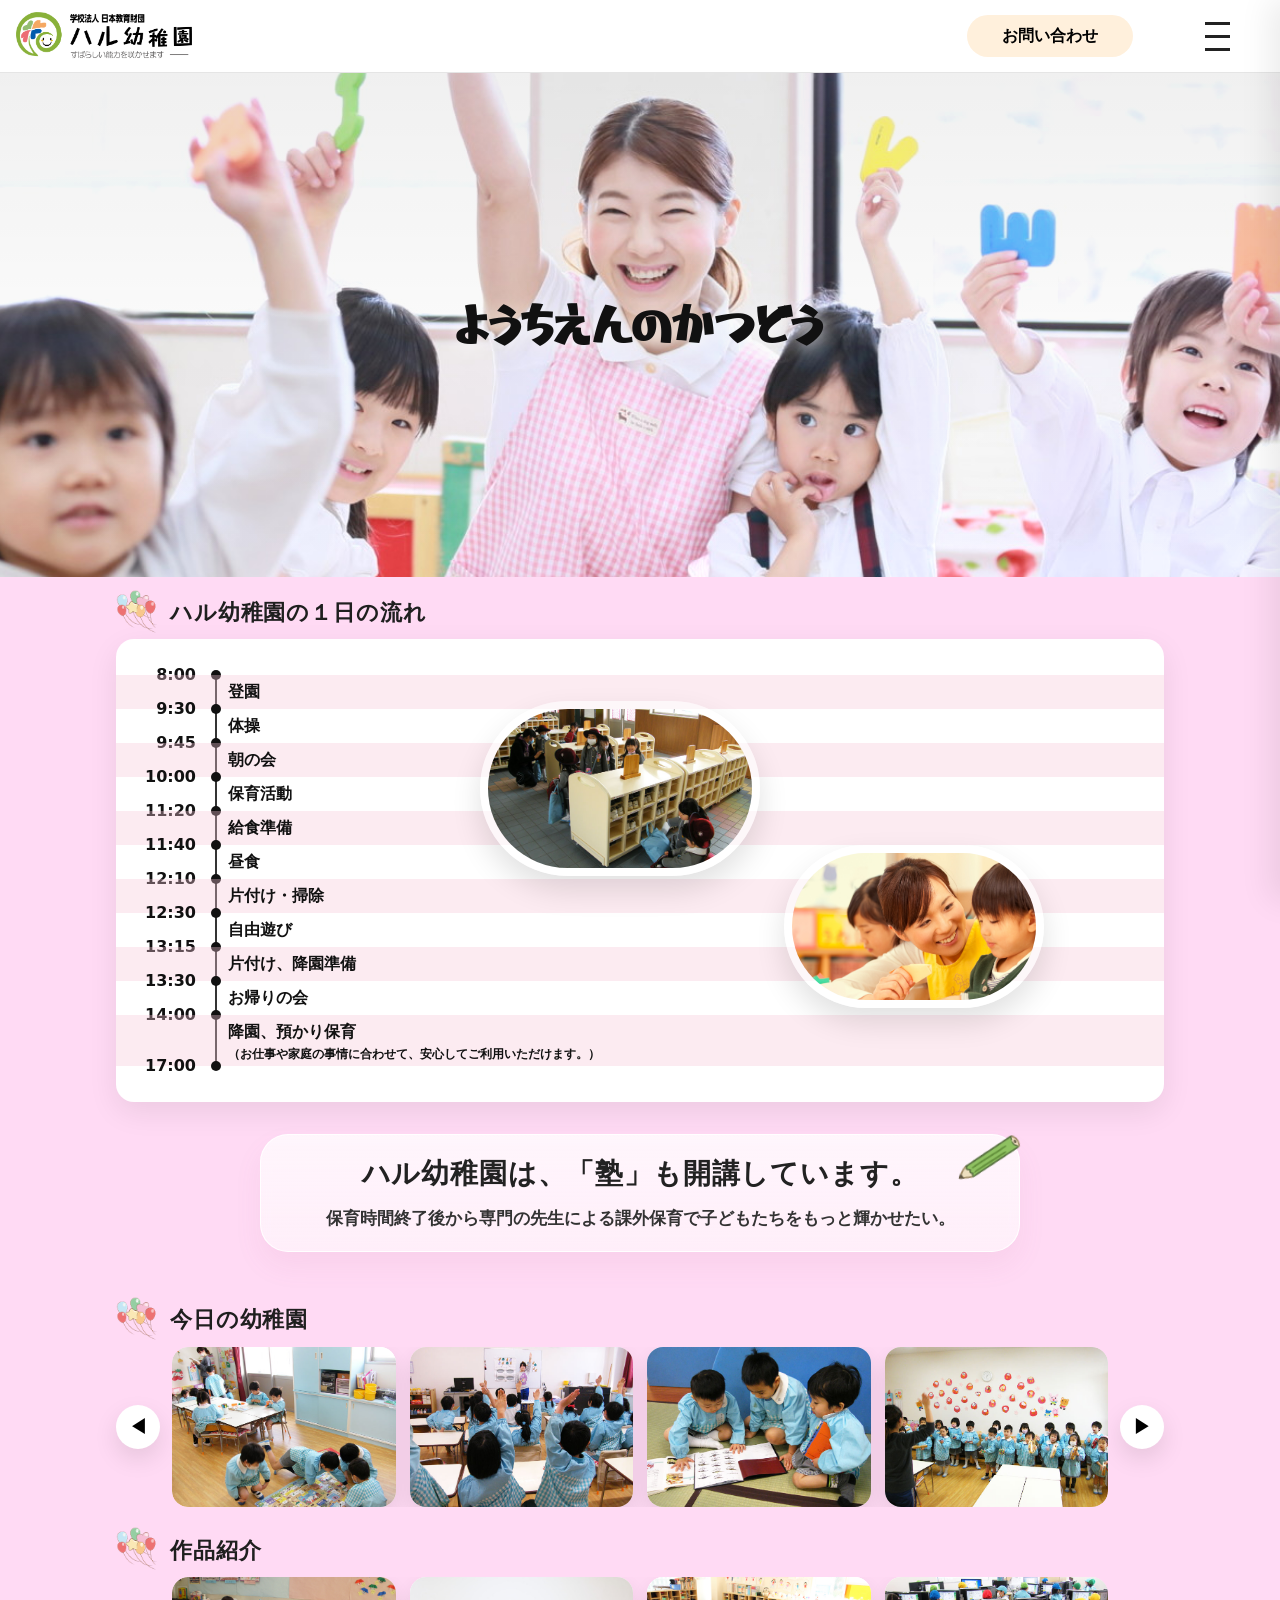
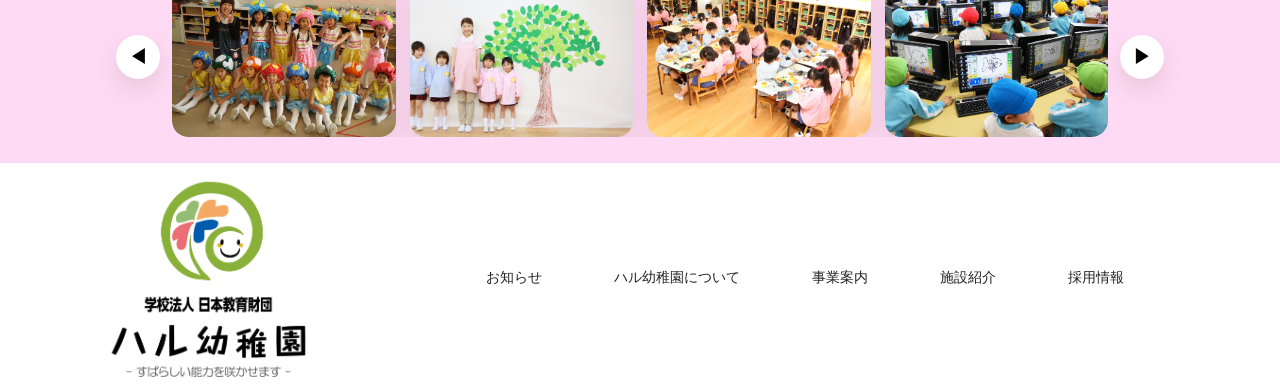
<file: activity.html>
<!doctype html>
<html lang="ja">
  <head>
    <meta charset="utf-8" />
    <meta name="viewport" content="width=device-width, initial-scale=1" />
    <title>ようちえんのかつどう | ハル幼稚園</title>
    <style>
      @font-face {
        font-family: "Otomanopee One";
        src: url("fonts/ttf/OtomanopeeOne-Regular.ttf") format("truetype");
        font-weight: 400;
        font-style: normal;
        font-display: swap;
      }

      @import url("https://fonts.googleapis.com/css2?family=Post+No+Bills+Colombo:wght@600&display=swap");

      :root {
        --pink: #ffdaf4;
        --pink2: #fde7ef;
        --text: #222;
        --muted: #666;
        --line: #111;
        --card: #fff;
        --shadow: 0 10px 30px rgba(0, 0, 0, 0.08);
        --radius: 18px;
        --max: 1080px;
      }
      * {
        box-sizing: border-box;
      }
      body {
        margin: 0;
        font-family:
          system-ui,
          -apple-system,
          "Hiragino Kaku Gothic ProN",
          "Noto Sans JP",
          "Yu Gothic",
          Meiryo,
          sans-serif;
        color: var(--text);
        background: #ffdaf4;
        line-height: 1.6;
      }
      a {
        color: inherit;
        text-decoration: none;
      }
      img {
        max-width: 100%;
        display: block;
      }

      /* ===== Template Header ===== */
      .site-header {
        position: sticky;
        top: 0;
        z-index: 1000;
        background: #fff;
        border-bottom: 1px solid #e5e5e5;
      }
      .header-inner {
        display: flex;
        align-items: center;
        justify-content: space-between;
        padding: 12px 16px;
      }
      .header-logo img {
        height: 48px;
        width: auto;
        display: block;
      }
      .header-actions {
        display: flex;
        align-items: center;
        gap: 12px;
      }
      .contact-button {
        background-color: #fff0dc;
        padding: 8px 35px;
        border-radius: 50px;
        color: #000;
        font-weight: 600;
        margin-right: 50px;
        font-family: "Post No Bills Colombo Extrabold", sans-serif;
      }
      .hamburger-button {
        display: inline-flex;
        flex-direction: column;
        align-items: center;
        justify-content: center;
        width: 44px;
        height: 44px;
        background: transparent;
        border: none;
        cursor: pointer;
        margin-right: 25px;
        z-index: 2000;
      }
      .hamburger-line {
        display: block;
        width: 25px;
        height: 3px;
        background: #222;
        margin: 5px auto;
        transition:
          transform 0.25s ease,
          opacity 0.25s ease;
      }
      .global-menu {
        position: fixed;
        top: 0;
        right: 0;
        width: 320px;
        max-width: 86vw;
        height: 100vh;
        background: #fff;
        border-left: 1px solid #e5e5e5;
        box-shadow: -10px 0 30px rgba(0, 0, 0, 0.08);
        padding: 72px 20px 20px;
        transform: translateX(100%);
        transition: transform 0.25s ease;
        z-index: 1100;
      }
      .global-menu-list {
        list-style: none;
        padding: 0;
        margin: 0;
        display: grid;
        gap: 10px;
      }
      .global-menu-list a {
        padding: 12px 10px;
        display: block;
        font-weight: 700;
        border-radius: 10px;
      }
      .global-menu-list a:hover {
        background: #f5f5f5;
      }
      .menu-overlay {
        position: fixed;
        inset: 0;
        background: rgba(0, 0, 0, 0.35);
        opacity: 0;
        pointer-events: none;
        transition: opacity 0.25s ease;
        z-index: 1050;
      }
      .menu-open .global-menu {
        transform: translateX(0);
      }
      .menu-open .menu-overlay {
        opacity: 1;
        pointer-events: auto;
      }
      .menu-open .hamburger-line:nth-child(1) {
        transform: translateY(6px) rotate(45deg);
      }
      .menu-open .hamburger-line:nth-child(2) {
        opacity: 0;
      }
      .menu-open .hamburger-line:nth-child(3) {
        transform: translateY(-6px) rotate(-45deg);
      }

      .brand {
        display: flex;
        align-items: center;
        gap: 10px;
        min-width: 220px;
      }
      .brand-logo {
        width: 44px;
        height: 44px;
        border-radius: 999px;
        background: linear-gradient(135deg, #7bdcb5, #8fd3ff, #ffb3c7);
        display: grid;
        place-items: center;
        font-weight: 800;
        color: #fff;
        letter-spacing: 0.02em;
        box-shadow: 0 8px 20px rgba(0, 0, 0, 0.08);
      }
      .brand-text {
        display: flex;
        flex-direction: column;
        gap: 2px;
      }
      .brand-text small {
        color: var(--muted);
        font-weight: 600;
      }
      .brand-text strong {
        font-size: 18px;
        letter-spacing: 0.03em;
      }

      /* ===== Hero ===== */
      .hero {
        position: relative;
        height: min(56vh, 520px);
        min-height: 340px;
        overflow: hidden;
        background: #eee;
      }
      .hero img {
        width: 100%;
        height: 100%;
        object-fit: cover;
        filter: saturate(1.02) contrast(1.02);
        transform: scale(1.02);
      }
      .hero::after {
        content: "";
        position: absolute;
        inset: 0;
        background: linear-gradient(
          to bottom,
          rgba(0, 0, 0, 0.06),
          rgba(0, 0, 0, 0.02),
          rgba(0, 0, 0, 0)
        );
        pointer-events: none;
      }
      .hero-title {
        position: absolute;
        left: 50%;
        top: 50%;
        transform: translate(-50%, -50%);
        font-family: "Otomanopee One", sans-serif;
        font-weight: 900;
        font-size: clamp(26px, 4vw, 44px);
        color: #111;
        text-shadow: 0 4px 18px rgba(255, 255, 255, 0.9);
        letter-spacing: 0.04em;
      }

      /* ===== Layout blocks ===== */
      .wrap {
        max-width: var(--max);
        margin: 0 auto;
        padding: 0 16px;
      }
      .pink-band {
        background: var(--pink);
        padding: 18px 0 24px;
      }
      .section-title,
      .subhead {
        position: relative;
        display: inline-block;
        margin: 0 0 5px;
        padding: 4px 0 8px 54px;
        font-weight: 900;
        font-size: clamp(18px, 1.7vw, 24px);
        letter-spacing: 0.04em;
        line-height: 1.25;
        color: #1f1f1f;
        background: transparent;
      }
      .section-title::before,
      .subhead::before {
        content: "";
        position: absolute;
        left: 0;
        top: 50%;
        width: 42px;
        height: 42px;
        background: url("images/huusen.png") center / contain no-repeat;
        transform: translateY(-58%);
      }
      .section-title::after,
      .subhead::after {
        content: none;
      }

      /* ===== Timeline card ===== */
      .timeline-card {
        background: #fff;
        border-radius: var(--radius);
        box-shadow: var(--shadow);
        padding: 0;
        overflow: hidden;
      }
      .timeline-grid {
        position: relative;
      }
      @media (max-width: 860px) {
        .timeline-grid {
          position: static;
        }
      }

      .timeline {
        background: transparent;
        border-radius: 0;
        padding: 2px 0;
        position: relative;
        overflow: hidden;
      }
      .timeline ul {
        list-style: none;
        margin: 0;
        padding: 0 0 34px;
        position: relative;
      }
      .timeline ul::before {
        content: "";
        position: absolute;
        left: 99px;
        top: 36px;
        bottom: 34px;
        width: 2px;
        background: var(--line);
        border-radius: 999px;
        opacity: 0.85;
      }
      .timeline li {
        display: grid;
        grid-template-columns: 84px 1fr;
        gap: 18px;
        padding: 4px 20px 4px 10px;
        min-height: 34px;
        border-radius: 0;
        align-items: center;
        font-weight: 700;
      }
      .timeline li:nth-child(even) {
        background: rgba(247, 199, 214, 0.35);
      }
      .timeline .time {
        color: #111;
        font-variant-numeric: tabular-nums;
        text-align: right;
        padding-right: 14px;
        align-self: end;
        transform: translateY(74%);
        line-height: 1;
      }
      .timeline .label {
        color: #111;
        align-self: center;
      }
      .timeline .note {
        display: block;
        margin-top: 1px;
        font-size: 12px;
        font-weight: 600;
        line-height: 1.35;
      }
      .timeline li::before {
        content: "";
        position: absolute;
        left: 95px;
        width: 10px;
        height: 10px;
        background: #111;
        border-radius: 50%;
        transform: translateY(0);
        margin-top: 0;
      }
      /* li::before を各行に合わせる */
      .timeline li {
        position: relative;
      }
      .timeline li::before {
        top: 100%;
        transform: translateY(-50%);
      }
      .timeline-side {
        position: absolute;
        right: 120px;
        bottom: 94px;
        z-index: 2;
        pointer-events: none;
      }
      .timeline-side-top {
        top: 62px;
        bottom: auto;
        left: 50%;
        right: auto;
        transform: translateX(calc(-50% - 20px));
      }
      .timeline-side-top .oval-photo {
        width: min(280px, 36vw);
      }
      .oval-photo {
        width: min(260px, 33vw);
        aspect-ratio: 16 / 10;
        border-radius: 999px;
        overflow: hidden;
        box-shadow: 0 14px 30px rgba(0, 0, 0, 0.12);
        border: 8px solid rgba(255, 255, 255, 0.6);
      }
      .oval-photo img {
        width: 100%;
        height: 100%;
        object-fit: cover;
      }
      @media (max-width: 860px) {
        .timeline-side {
          position: static;
          display: flex;
          justify-content: center;
          margin: 10px 0 8px;
          pointer-events: auto;
        }
        .oval-photo {
          width: min(320px, 92%);
        }
      }

      /* ===== After school text ===== */
      .after-text {
        position: relative;
        text-align: center;
        padding: 20px 28px 18px;
        max-width: 760px;
        margin: 32px auto 0;
        background: linear-gradient(
          180deg,
          rgba(255, 255, 255, 0.75) 0%,
          rgba(255, 251, 253, 0.62) 100%
        );
        border: 1px solid rgba(255, 255, 255, 0.92);
        border-radius: 28px;
        box-shadow: 0 14px 28px rgba(183, 99, 137, 0.08);
        backdrop-filter: blur(6px);
      }
      .after-text::before {
        content: none;
      }
      .after-text::after {
        content: "";
        position: absolute;
        top: -14px;
        right: -8px;
        width: 74px;
        height: 74px;
        background: url("images/pen_image.png") center / contain no-repeat;
        transform: rotate(10deg);
        opacity: 0.92;
        pointer-events: none;
      }
      .after-text h3 {
        margin: 0;
        font-weight: 900;
        letter-spacing: 0.03em;
        font-size: clamp(20px, 2.2vw, 28px);
        line-height: 1.35;
      }
      .after-text p {
        margin: 10px auto 0;
        color: #333;
        font-weight: 600;
        max-width: 640px;
        font-size: clamp(14px, 1.4vw, 17px);
        line-height: 1.8;
      }
      @media (max-width: 640px) {
        .after-text {
          padding: 16px 16px 14px;
          border-radius: 22px;
        }
        .after-text::before {
          content: none;
        }
        .after-text::after {
          width: 52px;
          height: 52px;
          top: -8px;
          right: -4px;
        }
        .after-text p {
          line-height: 1.65;
        }
      }

      /* ===== Galleries ===== */
      .section {
        padding: 26px 0;
      }
      .subhead {
        margin-bottom: 5px;
      }
      @media (max-width: 640px) {
        .section-title,
        .subhead {
          padding: 2px 0 7px 46px;
          margin-bottom: 16px;
        }
        .section-title::before,
        .subhead::before {
          width: 36px;
          height: 36px;
        }
        .section-title::after,
        .subhead::after {
          left: 1px;
          bottom: 0;
          height: 3px;
        }
      }
      .grid-4 {
        display: grid;
        grid-template-columns: repeat(4, 1fr);
        gap: 14px;
      }
      @media (max-width: 960px) {
        .grid-4 {
          grid-template-columns: repeat(2, 1fr);
        }
      }
      @media (max-width: 520px) {
        .grid-4 {
          grid-template-columns: 1fr;
        }
      }

      .thumb {
        border-radius: 16px;
        overflow: hidden;
        box-shadow: 0 10px 24px rgba(0, 0, 0, 0.1);
        background: #fff;
      }
      .thumb img {
        width: 100%;
        height: 160px;
        object-fit: cover;
      }
      @media (max-width: 520px) {
        .thumb img {
          height: 190px;
        }
      }

      .news-carousel {
        overflow: hidden;
        border-radius: 16px;
        flex: 0 0 calc(100% - 112px);
        width: calc(100% - 112px);
      }
      .news-track {
        display: flex;
        transition: transform 0.45s ease;
        will-change: transform;
      }
      .news-item {
        flex: 0 0 calc(25% - 10.5px);
        margin-right: 14px;
      }
      .news-item:last-child {
        margin-right: 0;
      }
      @media (max-width: 960px) {
        .news-item {
          flex-basis: calc(50% - 7px);
        }
      }
      @media (max-width: 520px) {
        .news-item {
          flex-basis: 100%;
        }
      }

      /* ===== Simple carousel ===== */
      .carousel {
        position: relative;
        display: flex;
        align-items: center;
        gap: 12px;
      }
      .car-btn {
        border: 0;
        width: 44px;
        height: 44px;
        border-radius: 999px;
        background: #fff;
        box-shadow: 0 10px 24px rgba(0, 0, 0, 0.1);
        cursor: pointer;
        font-size: 18px;
        font-weight: 900;
        display: grid;
        place-items: center;
        user-select: none;
      }
      .car-viewport {
        overflow: hidden;
        flex: 0 0 calc(100% - 112px);
        width: calc(100% - 112px);
        border-radius: 16px;
      }
      .car-track {
        display: flex;
        transition: transform 0.25s ease;
        will-change: transform;
      }
      .car-item {
        flex: 0 0 calc(25% - 10.5px);
        margin-right: 14px;
      }
      .car-item:last-child {
        margin-right: 0;
      }
      @media (max-width: 960px) {
        .car-item {
          flex-basis: calc(50% - 7px);
        }
      }
      @media (max-width: 520px) {
        .car-item {
          flex-basis: 100%;
        }
      }

      /* ===== Template Footer ===== */
      .site-footer {
        width: 100%;
        background: #fff;
      }
      .footer-inner {
        max-width: 1100px;
        margin: 0 auto;
        padding: 14px 16px;
        display: flex;
        align-items: center;
        justify-content: space-between;
        gap: 16px;
      }
      .footer-brand {
        display: inline-flex;
        align-items: center;
        text-decoration: none;
      }
      .footer-logo {
        height: 200px;
        width: auto;
        display: block;
      }
      .footer-nav {
        display: flex;
        align-items: center;
        gap: 22px;
        flex-wrap: wrap;
      }
      .footer-link {
        color: #222;
        font-size: 14px;
        line-height: 1;
        white-space: nowrap;
        text-decoration: none;
        margin-right: 50px;
        font-family: "Post No Bills Colombo Extrabold", sans-serif;
      }
      .footer-link:hover {
        text-decoration: underline;
      }
      @media (max-width: 640px) {
        .footer-inner {
          flex-direction: column;
          align-items: flex-start;
        }
        .footer-logo {
          height: 38px;
        }
        .footer-nav {
          gap: 12px;
        }
      }

      /* utility */
      .sr-only {
        position: absolute;
        width: 1px;
        height: 1px;
        padding: 0;
        margin: -1px;
        overflow: hidden;
        clip: rect(0, 0, 0, 0);
        white-space: nowrap;
        border: 0;
      }
    </style>
  </head>
  <body>
    <header class="site-header">
      <div class="header-inner">
        <a class="header-logo" href="html/news.html">
          <img src="images/ハル幼稚園_logo1.png" alt="幼稚園ロゴ" />
        </a>

        <div class="header-actions">
          <a class="contact-button" href="html/contact.html">お問い合わせ</a>
          <button
            class="hamburger-button"
            type="button"
            aria-label="メニューを開く"
            aria-controls="global-menu"
            aria-expanded="false"
          >
            <span class="hamburger-line"></span>
            <span class="hamburger-line"></span>
            <span class="hamburger-line"></span>
          </button>
        </div>
      </div>

      <nav id="global-menu" class="global-menu" aria-label="グローバルメニュー">
        <ul class="global-menu-list">
          <li><a href="html/news.html">園について</a></li>
          <li><a href="html/news.html">園の特色</a></li>
          <li><a href="html/news.html">活動紹介</a></li>
          <li><a href="html/contact.html">お問い合わせ</a></li>
        </ul>
      </nav>

      <div class="menu-overlay" aria-hidden="true"></div>
    </header>

    <!-- Hero -->
    <section class="hero" aria-label="メインビジュアル">
      <img src="images/22.jpg" alt="園での活動の様子" />
      <div class="hero-title">ようちえんのかつどう</div>
    </section>

    <!-- Pink band: 幼稚園の1日の流れ -->
    <section class="pink-band" id="about">
      <div class="wrap">
        <h2 class="section-title">ハル幼稚園の１日の流れ</h2>

        <div class="timeline-card">
          <div class="timeline-grid">
            <div class="timeline" aria-label="1日の流れ">
              <ul>
                <li>
                  <div class="time">8:00</div>
                  <div class="label"></div>
                </li>
                <li>
                  <div class="time">9:30</div>
                  <div class="label">登園</div>
                </li>
                <li>
                  <div class="time">9:45</div>
                  <div class="label">体操</div>
                </li>
                <li>
                  <div class="time">10:00</div>
                  <div class="label">朝の会</div>
                </li>
                <li>
                  <div class="time">11:20</div>
                  <div class="label">保育活動</div>
                </li>
                <li>
                  <div class="time">11:40</div>
                  <div class="label">給食準備</div>
                </li>
                <li>
                  <div class="time">12:10</div>
                  <div class="label">昼食</div>
                </li>
                <li>
                  <div class="time">12:30</div>
                  <div class="label">片付け・掃除</div>
                </li>
                <li>
                  <div class="time">13:15</div>
                  <div class="label">自由遊び</div>
                </li>
                <li>
                  <div class="time">13:30</div>
                  <div class="label">片付け、降園準備</div>
                </li>
                <li>
                  <div class="time">14:00</div>
                  <div class="label">お帰りの会</div>
                </li>
                <li>
                  <div class="time">17:00</div>
                  <div class="label">
                    降園、預かり保育
                    <span class="note"
                      >（お仕事や家庭の事情に合わせて、安心してご利用いただけます。）</span
                    >
                  </div>
                </li>
              </ul>
            </div>

            <div class="timeline-side timeline-side-top" aria-label="写真">
              <div class="oval-photo">
                <img src="images/02.jpg" alt="朝の会の様子" />
              </div>
            </div>

            <div class="timeline-side" aria-label="写真">
              <div class="oval-photo">
                <img src="images/20.jpg" alt="先生と子どもたちの様子" />
              </div>
            </div>
          </div>
        </div>
        <div class="after-text">
          <h3>ハル幼稚園は、「塾」も開講しています。</h3>
          <p>
            保育時間終了後から専門の先生による課外保育で子どもたちをもっと輝かせたい。
          </p>
        </div>
      </div>
    </section>

    <!-- 今日の幼稚園 -->
    <section class="section" id="news">
      <div class="wrap">
        <h2 class="subhead">今日の幼稚園</h2>

        <div class="carousel" aria-label="今日の幼稚園スライダー">
          <button
            class="car-btn"
            type="button"
            id="newsPrevBtn"
            aria-label="今日の幼稚園を前へ"
          >
            ◀
          </button>

          <div class="news-carousel">
            <div class="news-track" id="newsTrack">
              <div class="news-item thumb">
                <img src="images/03.jpg" alt="今日の幼稚園1" />
              </div>
              <div class="news-item thumb">
                <img src="images/05.jpg" alt="今日の幼稚園2" />
              </div>
              <div class="news-item thumb">
                <img src="images/07.jpg" alt="今日の幼稚園3" />
              </div>
              <div class="news-item thumb">
                <img src="images/09.jpg" alt="今日の幼稚園4" />
              </div>
              <div class="news-item thumb">
                <img src="images/11.jpg" alt="今日の幼稚園5" />
              </div>
            </div>
          </div>

          <button
            class="car-btn"
            type="button"
            id="newsNextBtn"
            aria-label="今日の幼稚園を次へ"
          >
            ▶
          </button>
        </div>
      </div>
    </section>

    <!-- 作品紹介（カルーセル） -->
    <section class="section" id="facility" style="padding-top: 0">
      <div class="wrap">
        <h2 class="subhead">作品紹介</h2>

        <div class="carousel" aria-label="作品紹介スライダー">
          <button class="car-btn" type="button" id="prevBtn" aria-label="前へ">
            ◀
          </button>

          <div class="car-viewport">
            <div class="car-track" id="carTrack">
              <div class="car-item thumb">
                <img src="images/19.jpg" alt="作品1" />
              </div>
              <div class="car-item thumb">
                <img src="images/21.jpg" alt="作品2" />
              </div>
              <div class="car-item thumb">
                <img src="images/18.jpg" alt="作品3" />
              </div>
              <div class="car-item thumb">
                <img src="images/06.jpg" alt="作品4" />
              </div>
              <div class="car-item thumb">
                <img src="images/04.jpg" alt="作品5" />
              </div>
            </div>
          </div>

          <button class="car-btn" type="button" id="nextBtn" aria-label="次へ">
            ▶
          </button>
        </div>
      </div>
    </section>

    <footer class="site-footer">
      <div class="footer-inner">
        <a class="footer-brand" href="html/news.html" aria-label="トップへ">
          <img
            class="footer-logo"
            src="images/ハル幼稚園_logo2.png"
            alt="ハル幼稚園 ロゴ"
          />
        </a>

        <nav class="footer-nav" aria-label="フッターナビゲーション">
          <a class="footer-link" href="html/news.html">お知らせ</a>
          <a class="footer-link" href="html/news.html">ハル幼稚園について</a>
          <a class="footer-link" href="html/news.html">事業案内</a>
          <a class="footer-link" href="html/contact.html">施設紹介</a>
          <a class="footer-link" href="html/contact.html">採用情報</a>
        </nav>
      </div>
    </footer>

    <script>
      function openMenu() {
        document.body.classList.add("menu-open");
        document.body.style.overflow = "hidden";

        const button = document.querySelector(".hamburger-button");
        if (button) {
          button.setAttribute("aria-expanded", "true");
          button.setAttribute("aria-label", "メニューを閉じる");
        }
      }
      function closeMenu() {
        document.body.classList.remove("menu-open");
        document.body.style.overflow = "";

        const button = document.querySelector(".hamburger-button");
        if (button) {
          button.setAttribute("aria-expanded", "false");
          button.setAttribute("aria-label", "メニューを開く");
        }
      }
      function toggleMenu() {
        const isOpen = document.body.classList.contains("menu-open");
        if (isOpen) closeMenu();
        else openMenu();
      }
      const menuBtn = document.querySelector(".hamburger-button");
      const menuOverlay = document.querySelector(".menu-overlay");
      const menuPanel = document.getElementById("global-menu");
      if (menuBtn) menuBtn.addEventListener("click", toggleMenu);
      if (menuOverlay) menuOverlay.addEventListener("click", closeMenu);
      if (menuPanel) {
        menuPanel.addEventListener("click", (e) => {
          if (e.target && e.target.tagName === "A") closeMenu();
        });
      }
      window.addEventListener("keydown", (e) => {
        if (e.key === "Escape") closeMenu();
      });

      // ===== Carousel =====
      const newsTrack = document.getElementById("newsTrack");
      const newsPrevBtn = document.getElementById("newsPrevBtn");
      const newsNextBtn = document.getElementById("newsNextBtn");
      const track = document.getElementById("carTrack");
      const prevBtn = document.getElementById("prevBtn");
      const nextBtn = document.getElementById("nextBtn");

      const sliderState = {
        newsAnimating: false,
        worksAnimating: false,
      };

      function getSlideWidth(sliderTrack) {
        const item = sliderTrack.children[0];
        if (!item) return 0;
        const gap = 14;
        return item.getBoundingClientRect().width + gap;
      }

      function advanceLoop(sliderTrack, flagName) {
        if (!sliderTrack || sliderState[flagName]) return;
        const distance = getSlideWidth(sliderTrack);
        if (!distance) return;

        sliderState[flagName] = true;
        sliderTrack.style.transition = "transform 0.45s ease";
        sliderTrack.style.transform = `translateX(${-distance}px)`;

        const onEnd = () => {
          sliderTrack.appendChild(sliderTrack.children[0]);
          sliderTrack.style.transition = "none";
          sliderTrack.style.transform = "translateX(0)";
          sliderTrack.offsetHeight;
          sliderTrack.style.transition = "transform 0.45s ease";
          sliderState[flagName] = false;
          sliderTrack.removeEventListener("transitionend", onEnd);
        };

        sliderTrack.addEventListener("transitionend", onEnd);
      }

      function rewindLoop(sliderTrack, flagName) {
        if (!sliderTrack || sliderState[flagName]) return;
        const distance = getSlideWidth(sliderTrack);
        if (!distance) return;

        sliderState[flagName] = true;
        sliderTrack.style.transition = "none";
        sliderTrack.insertBefore(
          sliderTrack.children[sliderTrack.children.length - 1],
          sliderTrack.children[0],
        );
        sliderTrack.style.transform = `translateX(${-distance}px)`;
        sliderTrack.offsetHeight;
        sliderTrack.style.transition = "transform 0.45s ease";
        sliderTrack.style.transform = "translateX(0)";

        const onEnd = () => {
          sliderState[flagName] = false;
          sliderTrack.removeEventListener("transitionend", onEnd);
        };

        sliderTrack.addEventListener("transitionend", onEnd);
      }

      if (newsPrevBtn) {
        newsPrevBtn.addEventListener("click", () => {
          rewindLoop(newsTrack, "newsAnimating");
        });
      }
      if (newsNextBtn) {
        newsNextBtn.addEventListener("click", () => {
          advanceLoop(newsTrack, "newsAnimating");
        });
      }
      prevBtn.addEventListener("click", () => {
        rewindLoop(track, "worksAnimating");
      });
      nextBtn.addEventListener("click", () => {
        advanceLoop(track, "worksAnimating");
      });
      window.addEventListener("resize", () => {
        newsTrack.style.transition = "none";
        newsTrack.style.transform = "translateX(0)";
        track.style.transition = "none";
        track.style.transform = "translateX(0)";
      });

      setInterval(() => {
        advanceLoop(newsTrack, "newsAnimating");
      }, 2800);

      setInterval(() => {
        advanceLoop(track, "worksAnimating");
      }, 3000);

      // 初期化
      newsTrack.style.transform = "translateX(0)";
      track.style.transform = "translateX(0)";
    </script>
  </body>
</html>
</file>
